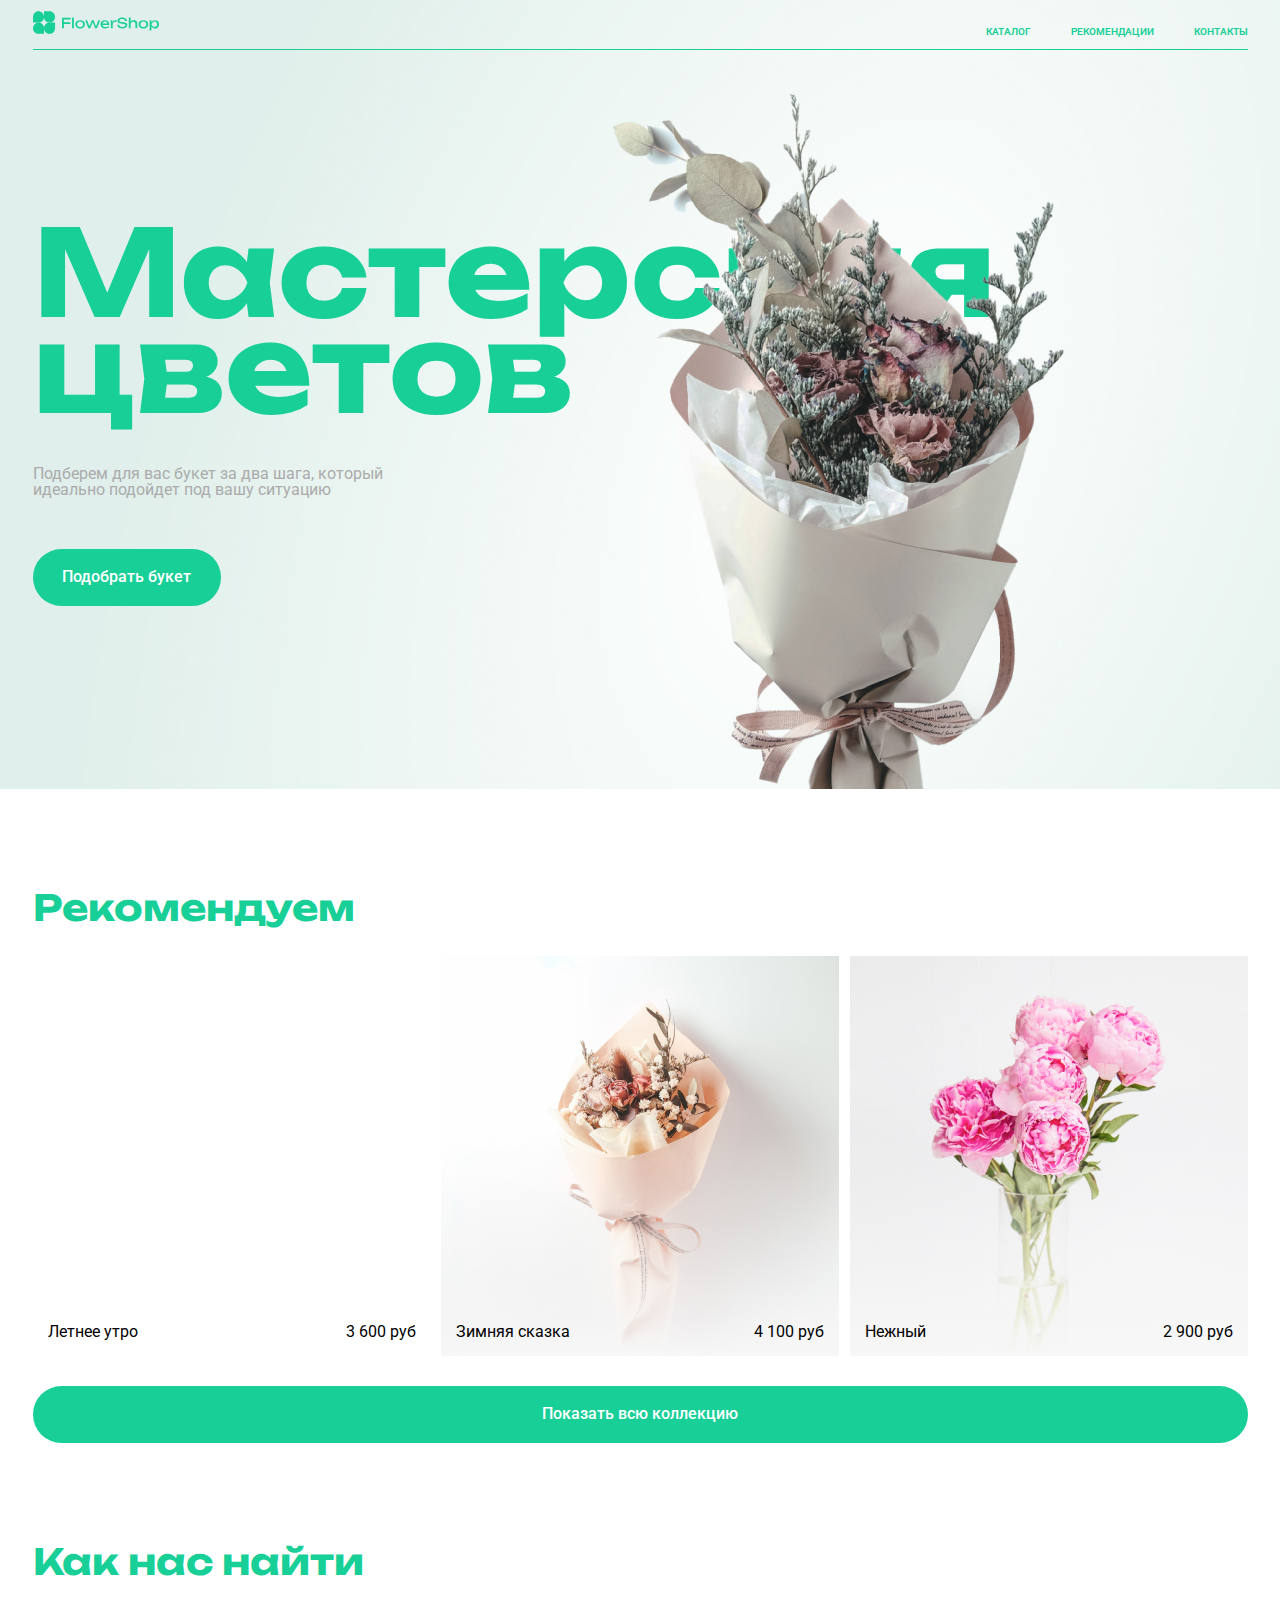
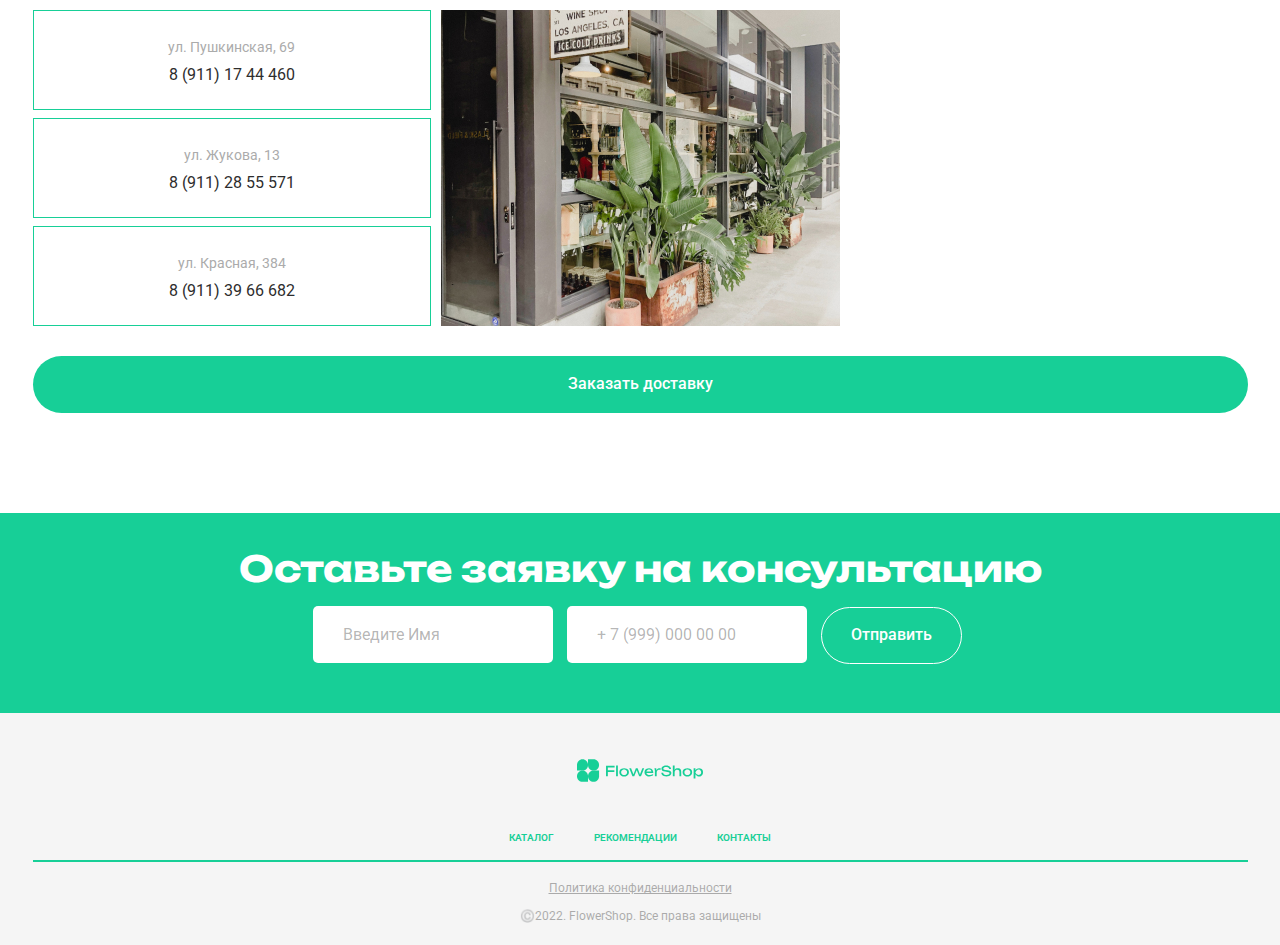
<file: static/index.html>
<!DOCTYPE html>
<html lang="en">
<head>
	<meta charset="UTF-8">
	<meta name="viewport" content="width=device-width, initial-scale=1.0">
	<title>Flower Shop</title>
	<link rel="preconnect" href="https://fonts.googleapis.com"><link rel="preconnect" href="https://fonts.gstatic.com" crossorigin><link href="https://fonts.googleapis.com/css2?family=Roboto:wght@400;700&family=Unbounded:wght@700&display=swap" rel="stylesheet">
	<link rel="stylesheet" href="css/main.css">	
</head>
<body>
	<div class="mainBg">
		<header id="header">
			<div class="container">
				<div class="header ficb">
					<a href="/"><img src="img/logo.svg" alt="logo" class="logo"></a>
					<nav>
						<ul class="menu ficc">
							<li class="menu__item"><a href="#" class="menu__item_link">Каталог</a></li>
							<li class="menu__item"><a href="#" class="menu__item_link">Рекомендации</a></li>
							<li class="menu__item"><a href="#" class="menu__item_link">Контакты</a></li>
						</ul>
					</nav>
				</div>
			</div>
		</header>
		<section id="banner">
			<div class="container">
				<div class="banner">
					<div class="banner__block">
						<h1 class="banner__title">Мастерская цветов</h1>
						<p class="banner__text">Подберем для вас букет за два шага, который идеально подойдет под вашу ситуацию</p>
						<button class="btn banner__btn">Подобрать букет</button>
					</div>
					<img src="img/bannerImg.png" alt="banner Img" class="banner__img">
				</div>
			</div>
		</section>
	</div>
	<section id="recommended">
		<div class="container">
			<div class="recommended p100">
				<div class="title">Рекомендуем</div>
				<div class="recommended__elems ficb">
					<div class="recommended__block recommended__block_first">
						<div class="recommended__block_elems ficb">
							<span class="recommended__block_intro">Летнее утро</span>
							<span class="recommended__block_price">3 600 руб</span>
						</div>
					</div>
					<div class="recommended__block recommended__block_sec">
						<div class="recommended__block_elems ficb">
							<span class="recommended__block_intro">Зимняя сказка</span>
							<span class="recommended__block_price">4 100 руб</span>
						</div>
					</div>
					<div class="recommended__block recommended__block_thr">
						<div class="recommended__block_elems ficb">
							<span class="recommended__block_intro">Нежный</span>
							<span class="recommended__block_price">2 900 руб</span>
						</div>
					</div>
				</div>
				<button class="btn recommended__btn">Показать всю коллекцию</button>
			</div>
		</div>
	</section>
	<section id="contacts">
		<div class="container">
			<div class="contacts">
				<div class="title">Как нас найти</div>
				<div class="contacts__elems ficb">
					<div class="contacts__block">
						<div class="contacts__block_item ficc">
							<div class="contacts__block_intro">ул. Пушкинская, 69</div>
							<a href="tel:89111744460" class="contacts__block_tel">8 (911) 17 44 460</a>
						</div>
						<div class="contacts__block_item ficc">
							<div class="contacts__block_intro">ул. Жукова, 13</div>
							<a href="tel:89112855571" class="contacts__block_tel">8 (911) 28 55 571</a>
						</div>
						<div class="contacts__block_item ficc">
							<div class="contacts__block_intro">ул. Красная, 384</div>
							<a href="tel:89113966682" class="contacts__block_tel">8 (911) 39 66 682</a>
						</div>
					</div>
					<img src="img/contactsImg.jpg" alt="contactsImg" class="contacts__img">
					<div class="contacts__map">
						<script type="text/javascript" charset="utf-8" async src="https://api-maps.yandex.ru/services/constructor/1.0/js/?um=constructor%3Af39d7a7f1829359b6ffe21ab6356fcaeace17d528d6522dba8772f885c8b1a7d&amp;width=398&amp;height=316&amp;lang=ru_RU&amp;scroll=true"></script>
					</div>					
				</div>
				<button class="btn contacts__btn">Заказать доставку</button>
			</div>
		</div>
	</section>
	<section id="consultation">
		<div class="container">
			<div class="consultation">
				<div class="title consultation__title">Оставьте заявку на консультацию</div>
				<form action="#" class="consultation__form">
					<input type="text" name="fname" class="consultation__form_input" placeholder="Введите Имя" required>
					<input type="text" name="tel" class="consultation__form_input" placeholder="+ 7 (999) 000 00 00" required>
					<button type="submit" class="consultation__form_btn">Отправить</button>
				</form>
			</div>
		</div>
	</section>
	<footer id="footer">
		<div class="container">
			<div class="footer">
				<a href="/"><img src="img/logo.svg" alt="logo" class="logo footer__logo"></a>
				<nav>
					<ul class="menu footer__menu ficc">
						<li class="menu__item"><a href="#" class="menu__item_link">Каталог</a></li>
						<li class="menu__item"><a href="#" class="menu__item_link">Рекомендации</a></li>
						<li class="menu__item"><a href="#" class="menu__item_link">Контакты</a></li>
					</ul>
				</nav>
				<hr class="line"></hr>
				<a href="#" class="footer__poli">Политика конфиденциальности</a>
				<p class="footer_cop">©️2022. FlowerShop. Все права защищены</p>
			</div>
		</div>
	</footer>
</body>
</html>
</file>
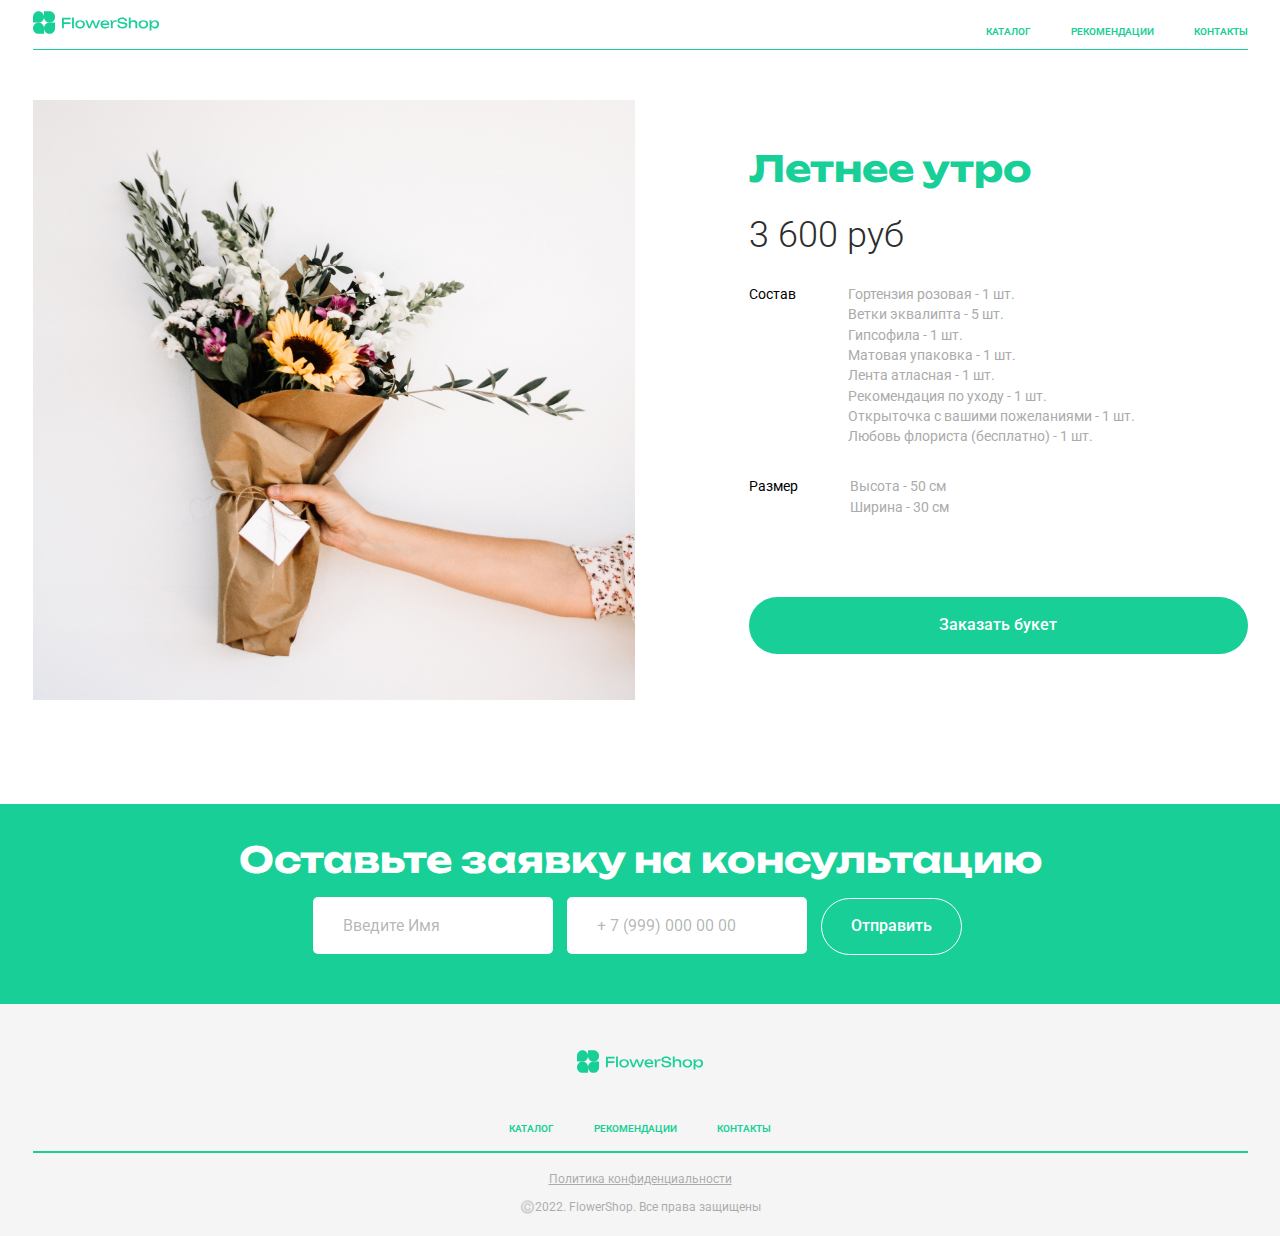
<file: static/card.html>
<!DOCTYPE html>
<html lang="en">
<head>
	<meta charset="UTF-8">
	<meta name="viewport" content="width=device-width, initial-scale=1.0">
	<title>Flower Shop</title>
	<link rel="preconnect" href="https://fonts.googleapis.com"><link rel="preconnect" href="https://fonts.gstatic.com" crossorigin><link href="https://fonts.googleapis.com/css2?family=Roboto:wght@300;400;700&family=Unbounded:wght@700&display=swap" rel="stylesheet">
	<link rel="stylesheet" href="css/main.css">	
</head>
<body>
	<header id="header">
		<div class="container">
			<div class="header ficb">
				<a href="/"><img src="img/logo.svg" alt="logo" class="logo"></a>
				<nav>
					<ul class="menu ficc">
						<li class="menu__item"><a href="#" class="menu__item_link">Каталог</a></li>
						<li class="menu__item"><a href="#" class="menu__item_link">Рекомендации</a></li>
						<li class="menu__item"><a href="#" class="menu__item_link">Контакты</a></li>
					</ul>
				</nav>
			</div>
		</div>
	</header>
	<section id="card">
		<div class="container">
			<div class="card ficb">
				<div class="card__block card__block_first">
					<img src="img/cardImg.jpg" alt="img" class="card__img">
				</div>
				<div class="card__block card__block_sec">
					<div class="title">Летнее утро</div>
					<div class="card__block_price">3 600 руб</div>
					<div class="card__elems ">
						<span class="card__elems_intro">Состав</span>
						<div class="card__items">
							<span class="card_items_intro">
								Гортензия розовая - 1 шт.
							</span>
							<span class="card_items_intro">
								Ветки эквалипта - 5 шт.
							</span>
							<span class="card_items_intro">
								Гипсофила - 1 шт.
							</span>
							<span class="card_items_intro">
								Матовая упаковка - 1 шт.
							</span>
							<span class="card_items_intro">
								Лента атласная - 1 шт.
							</span>
							<span class="card_items_intro">
								Рекомендация по уходу - 1 шт.
							</span>
							<span class="card_items_intro">
								Открыточка с вашими пожеланиями - 1 шт.
							</span>
							<span class="card_items_intro">
								Любовь флориста (бесплатно) - 1 шт.
							</span>
						</div>
					</div>
					<div class="card__elems ">
						<span class="card__elems_intro">Размер</span>
						<div class="card__items">
							<span class="card_items_intro">
								Высота - 50 см
							</span>
							<span class="card_items_intro">
								Ширина - 30 см
							</span>
						</div>
					</div>
					<button class="btn largeBtn card__btn">Заказать букет</button>
				</div>
			</div>
		</div>
	</section>
	<section id="consultation">
		<div class="container">
			<div class="consultation">
				<div class="title consultation__title">Оставьте заявку на консультацию</div>
				<form action="#" class="consultation__form">
					<input type="text" name="fname" class="consultation__form_input" placeholder="Введите Имя" required>
					<input type="text" name="tel" class="consultation__form_input" placeholder="+ 7 (999) 000 00 00" required>
					<button type="submit" class="consultation__form_btn">Отправить</button>
				</form>
			</div>
		</div>
	</section>
	<footer id="footer">
		<div class="container">
			<div class="footer">
				<a href="/"><img src="img/logo.svg" alt="logo" class="logo footer__logo"></a>
				<nav>
					<ul class="menu footer__menu ficc">
						<li class="menu__item"><a href="#" class="menu__item_link">Каталог</a></li>
						<li class="menu__item"><a href="#" class="menu__item_link">Рекомендации</a></li>
						<li class="menu__item"><a href="#" class="menu__item_link">Контакты</a></li>
					</ul>
				</nav>
				<hr class="line"></hr>
				<a href="#" class="footer__poli">Политика конфиденциальности</a>
				<p class="footer_cop">©️2022. FlowerShop. Все права защищены</p>
			</div>
		</div>
	</footer>
</body>
</html>
</file>
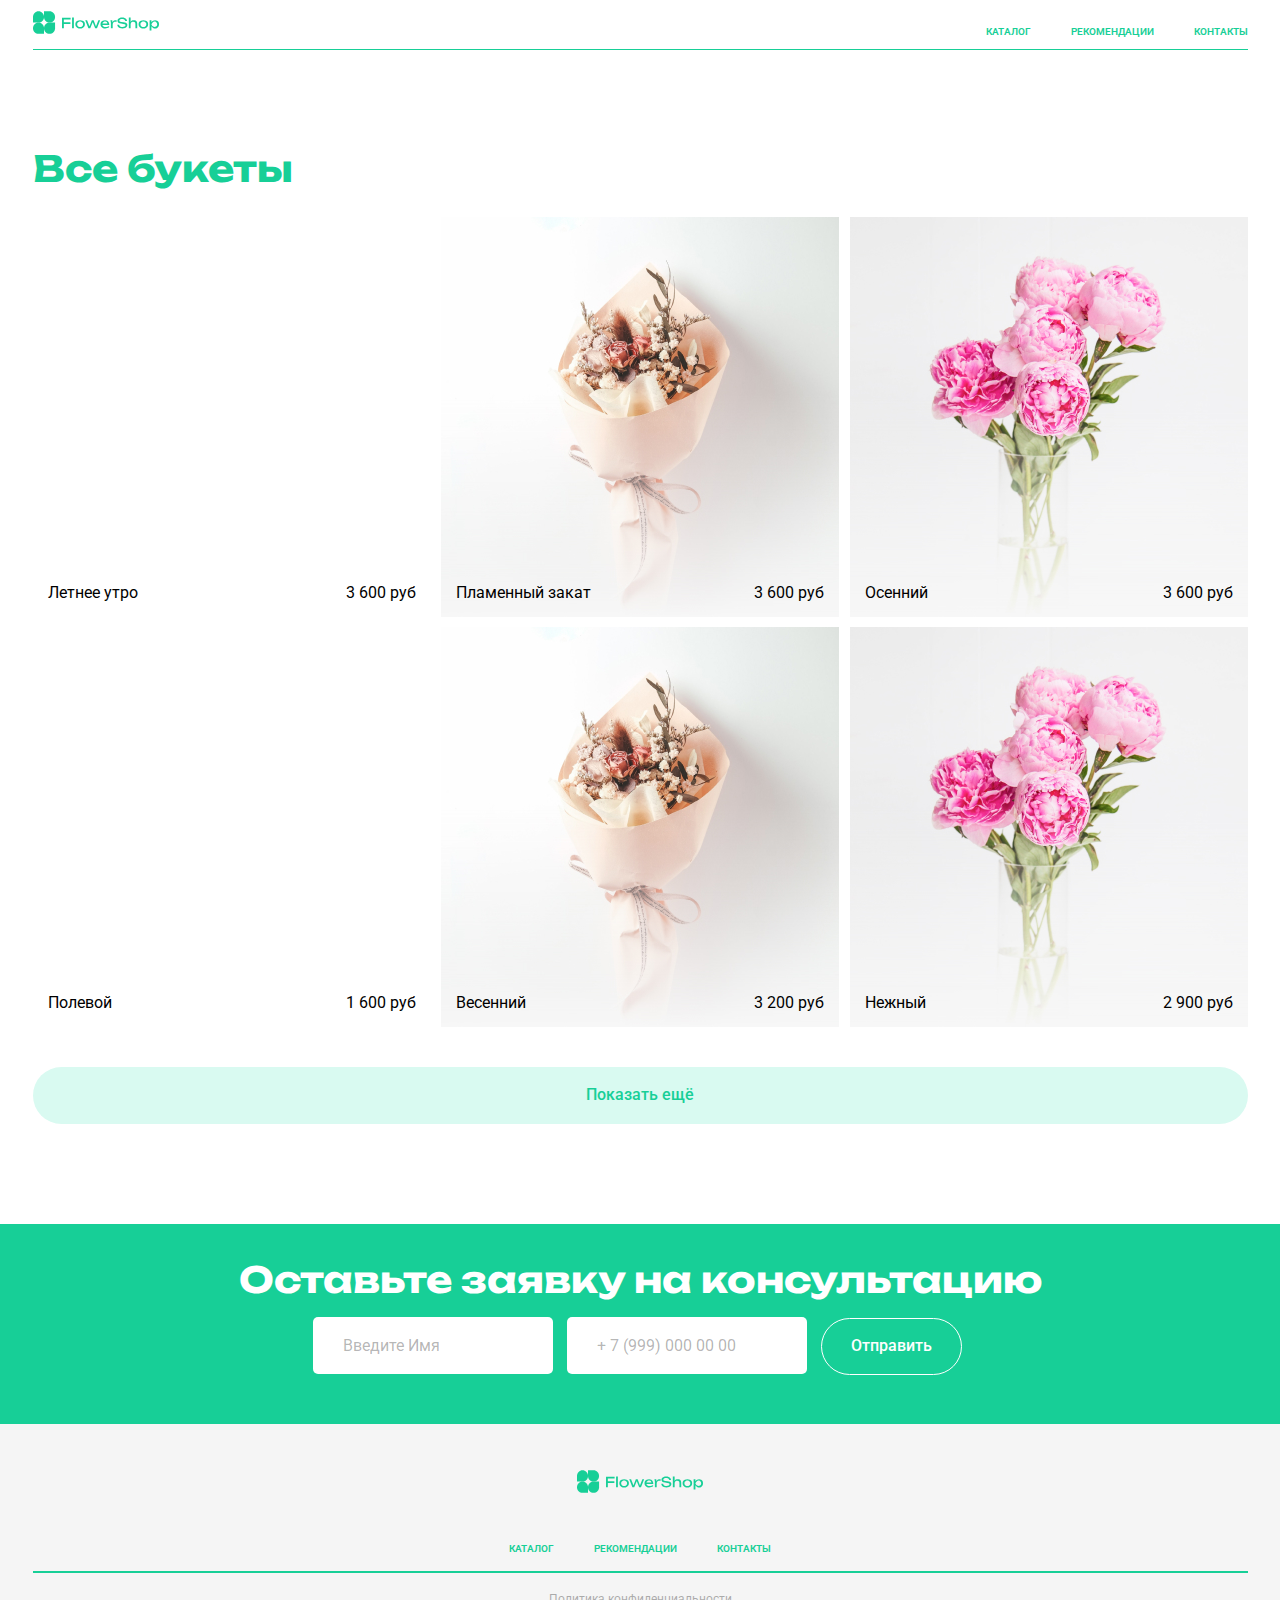
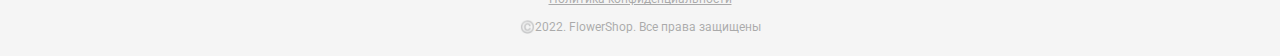
<file: static/catalog.html>
<!DOCTYPE html>
<html lang="en">
<head>
	<meta charset="UTF-8">
	<meta name="viewport" content="width=device-width, initial-scale=1.0">
	<title>Flower Shop</title>
	<link rel="preconnect" href="https://fonts.googleapis.com"><link rel="preconnect" href="https://fonts.gstatic.com" crossorigin><link href="https://fonts.googleapis.com/css2?family=Roboto:wght@400;700&family=Unbounded:wght@700&display=swap" rel="stylesheet">
	<link rel="stylesheet" href="css/main.css">	
</head>
<body>
	<header id="header">
		<div class="container">
			<div class="header ficb">
				<a href="/"><img src="img/logo.svg" alt="logo" class="logo"></a>
				<nav>
					<ul class="menu ficc">
						<li class="menu__item"><a href="#" class="menu__item_link">Каталог</a></li>
						<li class="menu__item"><a href="#" class="menu__item_link">Рекомендации</a></li>
						<li class="menu__item"><a href="#" class="menu__item_link">Контакты</a></li>
					</ul>
				</nav>
			</div>
		</div>
	</header>
	<section id="catalog">
		<div class="container p100">
			<div class="catalog">
				<div class="title">Все букеты</div>
				<div class="catalog__block">
					<div class="recommended__elems ficb recommended__elems_first">
						<div class="recommended__block recommended__block_first">
							<div class="recommended__block_elems ficb">
								<span class="recommended__block_intro">Летнее утро</span>
								<span class="recommended__block_price">3 600 руб</span>
							</div>
						</div>
						<div class="recommended__block recommended__block_sec">
							<div class="recommended__block_elems ficb">
								<span class="recommended__block_intro">Пламенный закат</span>
								<span class="recommended__block_price">3 600 руб</span>
							</div>
						</div>
						<div class="recommended__block recommended__block_thr">
							<div class="recommended__block_elems ficb">
								<span class="recommended__block_intro">Осенний</span>
								<span class="recommended__block_price">3 600 руб</span>
							</div>
						</div>
						

					</div>
					<div class="recommended__elems ficb recommended__elems_sec">
						<div class="recommended__block recommended__block_first">
							<div class="recommended__block_elems ficb">
								<span class="recommended__block_intro">Полевой</span>
								<span class="recommended__block_price">1 600 руб</span>
							</div>
						</div>
						<div class="recommended__block recommended__block_sec">
							<div class="recommended__block_elems ficb">
								<span class="recommended__block_intro">Весенний</span>
								<span class="recommended__block_price">3 200 руб</span>
							</div>
						</div>
						<div class="recommended__block recommended__block_thr">
							<div class="recommended__block_elems ficb">
								<span class="recommended__block_intro">Нежный</span>
								<span class="recommended__block_price">2 900 руб</span>
							</div>
						</div>
						
						
					</div>
					<button class="btn largeBtn catalog__btn">Показать ещё</button>
				</div>
			</div>
		</div>
	</section>
	<section id="consultation">
		<div class="container">
			<div class="consultation">
				<div class="title consultation__title">Оставьте заявку на консультацию</div>
				<form action="#" class="consultation__form">
					<input type="text" name="fname" class="consultation__form_input" placeholder="Введите Имя" required>
					<input type="text" name="tel" class="consultation__form_input" placeholder="+ 7 (999) 000 00 00" required>
					<button type="submit" class="consultation__form_btn">Отправить</button>
				</form>
			</div>
		</div>
	</section>
	<footer id="footer">
		<div class="container">
			<div class="footer">
				<a href="/"><img src="img/logo.svg" alt="logo" class="logo footer__logo"></a>
				<nav>
					<ul class="menu footer__menu ficc">
						<li class="menu__item"><a href="#" class="menu__item_link">Каталог</a></li>
						<li class="menu__item"><a href="#" class="menu__item_link">Рекомендации</a></li>
						<li class="menu__item"><a href="#" class="menu__item_link">Контакты</a></li>
					</ul>
				</nav>
				<hr class="line"></hr>
				<a href="#" class="footer__poli">Политика конфиденциальности</a>
				<p class="footer_cop">©️2022. FlowerShop. Все права защищены</p>
			</div>
		</div>
	</footer>
</body>
</html>
</file>
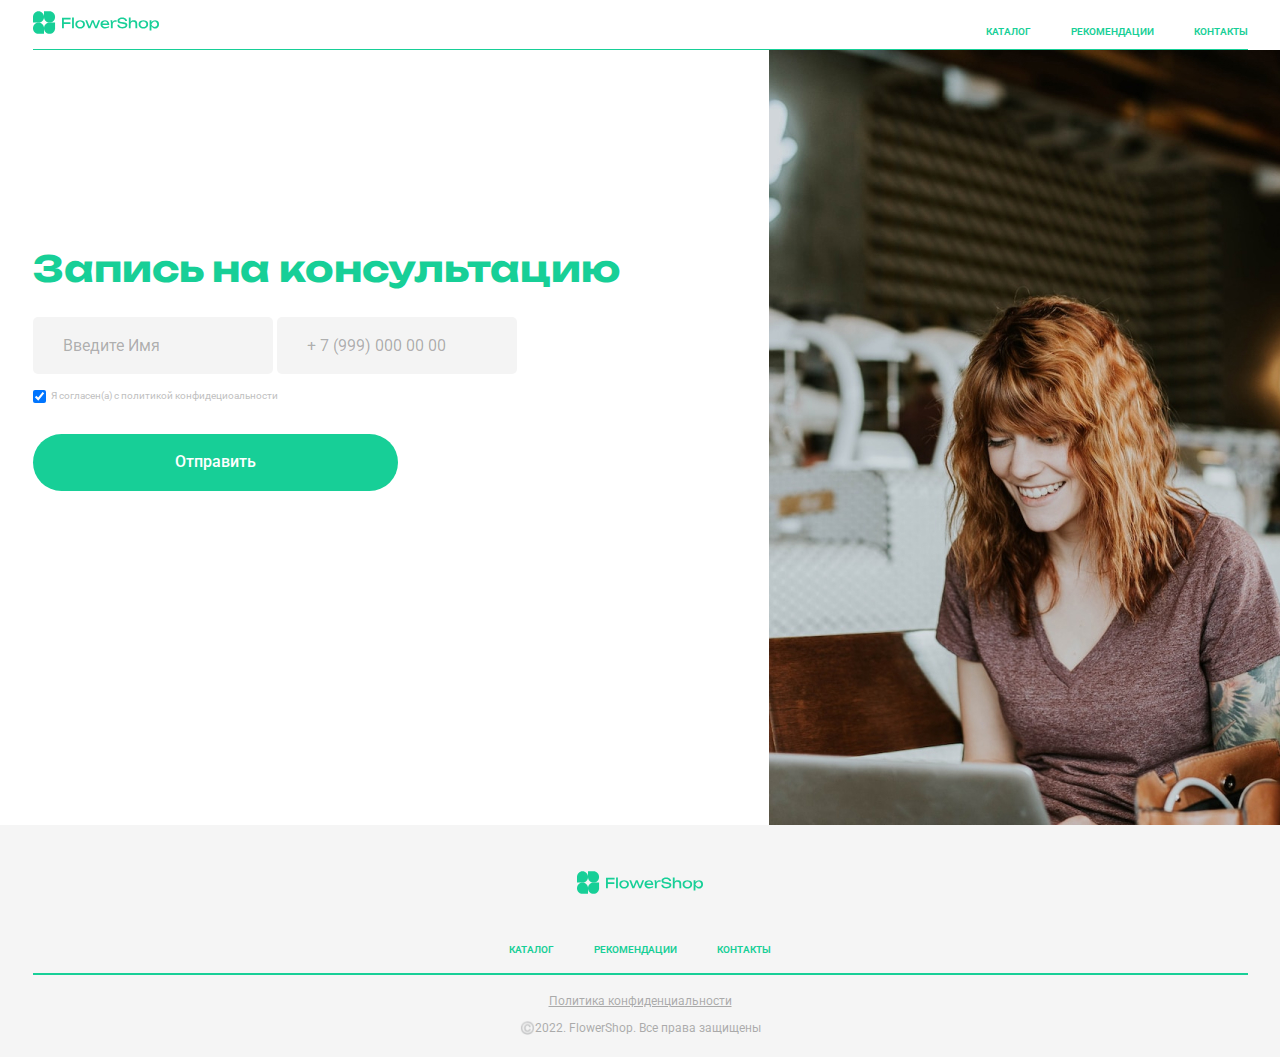
<file: static/consultation.html>
<!DOCTYPE html>
<html lang="en">
<head>
	<meta charset="UTF-8">
	<meta name="viewport" content="width=device-width, initial-scale=1.0">
	<title>Flower Shop</title>
	<link rel="preconnect" href="https://fonts.googleapis.com"><link rel="preconnect" href="https://fonts.gstatic.com" crossorigin><link href="https://fonts.googleapis.com/css2?family=Roboto:wght@300;400;700&family=Unbounded:wght@700&display=swap" rel="stylesheet">
	<link rel="stylesheet" href="css/main.css">	
</head>
<body>
	<header id="header">
		<div class="container">
			<div class="header ficb">
				<a href="/"><img src="img/logo.svg" alt="logo" class="logo"></a>
				<nav>
					<ul class="menu ficc">
						<li class="menu__item"><a href="#" class="menu__item_link">Каталог</a></li>
						<li class="menu__item"><a href="#" class="menu__item_link">Рекомендации</a></li>
						<li class="menu__item"><a href="#" class="menu__item_link">Контакты</a></li>
					</ul>
				</nav>
			</div>
		</div>
	</header>
	<section id="singUpConsultation">
		<div class="container">
			<div class="singUpConsultation">
				<form action="#" class="singUpConsultation__form">
					<div class="title">Запись на консультацию</div>		
					<input type="text" name="fname" class="order__form_input" placeholder="Введите Имя" required>
					<input type="text" name="tel" class="order__form_input" placeholder="+ 7 (999) 000 00 00" required>
					<div class="chekbox fic">
						<input type="checkbox" class="singUpConsultation__ckekbox" checked required>
						<span class="chekbox__intro">Я согласен(а) с политикой конфидециоальности</span>
					</div>
					<button class="btn singUpConsultation__form_btn">Отправить</button>	
				</form>
				<div class="blockImgHiden"></div>
			</div>
		</div>
		<img src="img/singUpConsultationImg.jpg" alt="singUpConsultationImg" class="singUpConsultation__img">
	</section>
	<footer id="footer">
		<div class="container">
			<div class="footer">
				<a href="/"><img src="img/logo.svg" alt="logo" class="logo footer__logo"></a>
				<nav>
					<ul class="menu footer__menu ficc">
						<li class="menu__item"><a href="#" class="menu__item_link">Каталог</a></li>
						<li class="menu__item"><a href="#" class="menu__item_link">Рекомендации</a></li>
						<li class="menu__item"><a href="#" class="menu__item_link">Контакты</a></li>
					</ul>
				</nav>
				<hr class="line"></hr>
				<a href="#" class="footer__poli">Политика конфиденциальности</a>
				<p class="footer_cop">©️2022. FlowerShop. Все права защищены</p>
			</div>
		</div>
	</footer>
</body>
</html>
</file>
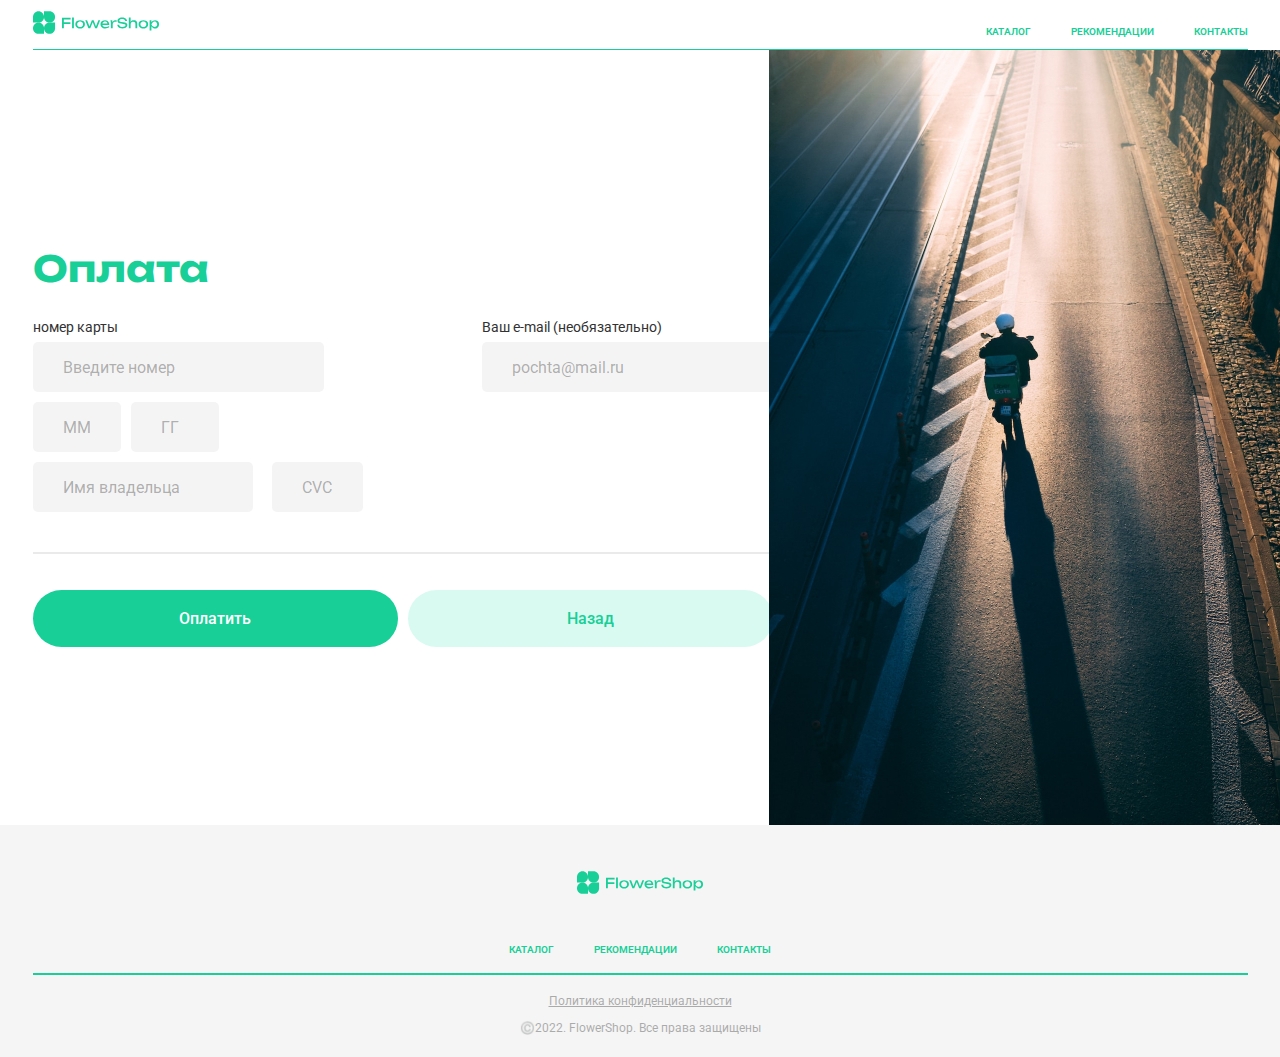
<file: static/order-step.html>
<!DOCTYPE html>
<html lang="en">
<head>
	<meta charset="UTF-8">
	<meta name="viewport" content="width=device-width, initial-scale=1.0">
	<title>Flower Shop</title>
	<link rel="preconnect" href="https://fonts.googleapis.com"><link rel="preconnect" href="https://fonts.gstatic.com" crossorigin><link href="https://fonts.googleapis.com/css2?family=Roboto:wght@300;400;700&family=Unbounded:wght@700&display=swap" rel="stylesheet">
	<link rel="stylesheet" href="css/main.css">	
</head>
<body>
	<header id="header">
		<div class="container">
			<div class="header ficb">
				<a href="/"><img src="img/logo.svg" alt="logo" class="logo"></a>
				<nav>
					<ul class="menu ficc">
						<li class="menu__item"><a href="#" class="menu__item_link">Каталог</a></li>
						<li class="menu__item"><a href="#" class="menu__item_link">Рекомендации</a></li>
						<li class="menu__item"><a href="#" class="menu__item_link">Контакты</a></li>
					</ul>
				</nav>
			</div>
		</div>
	</header>
	<section id="orderStep">
		<div class="container">
			<div class="order orderStep">
				<div class="order__block">
					<div class="order_items">
						<div class="title">Оплата</div>
						<form action="#" class="order__form orderStep_form">
							<div class="order__form_block">
								<div class="order__form_items">
									<div class="order__form_intro">номер карты</div>
									<input type="text" name="cardNum" class="order__form_input orderStep_form_input" placeholder="Введите номер" required>
									<div class="order__form_item fic">
										<input type="text" name="cardMm" class="order__form_input orderStep_form_input" placeholder="ММ" required>
										<input type="text" name="cardGg" class="order__form_input orderStep_form_input" placeholder="ГГ" required>
									</div>
									
									<input type="text" name="cardFname" class="order__form_input orderStep_form_input" placeholder="Имя владельца" required>
									<input type="text" name="cardCvc" class="order__form_input orderStep_form_input" placeholder="CVC" required>
								</div>
								<div class="order__form_items">
									<div class="order__form_intro">Ваш e-mail (необязательно)</div>
									<input type="email" name="mail" class="order__form_input orderStep_form_input" placeholder="pochta@mail.ru">
								</div>
							</div>
							<div class="order__form_line"></div>
							<div class="order__form_btns ficb">
								<button class="btn order__form_pay">Оплатить</button>
								<button class="btn order__form_btn">Назад</button>
							</div>
						</form>
					</div>
					<!-- <div class="blockImgHiden"></div> -->
				</div>
			</div>
		</div>
		<img src="img/orderImg.jpg" alt="orderImg" class="order__img">
	</section>
	<footer id="footer">
		<div class="container">
			<div class="footer">
				<a href="/"><img src="img/logo.svg" alt="logo" class="logo footer__logo"></a>
				<nav>
					<ul class="menu footer__menu ficc">
						<li class="menu__item"><a href="#" class="menu__item_link">Каталог</a></li>
						<li class="menu__item"><a href="#" class="menu__item_link">Рекомендации</a></li>
						<li class="menu__item"><a href="#" class="menu__item_link">Контакты</a></li>
					</ul>
				</nav>
				<hr class="line"></hr>
				<a href="#" class="footer__poli">Политика конфиденциальности</a>
				<p class="footer_cop">©️2022. FlowerShop. Все права защищены</p>
			</div>
		</div>
	</footer>
</body>
</html>
</file>
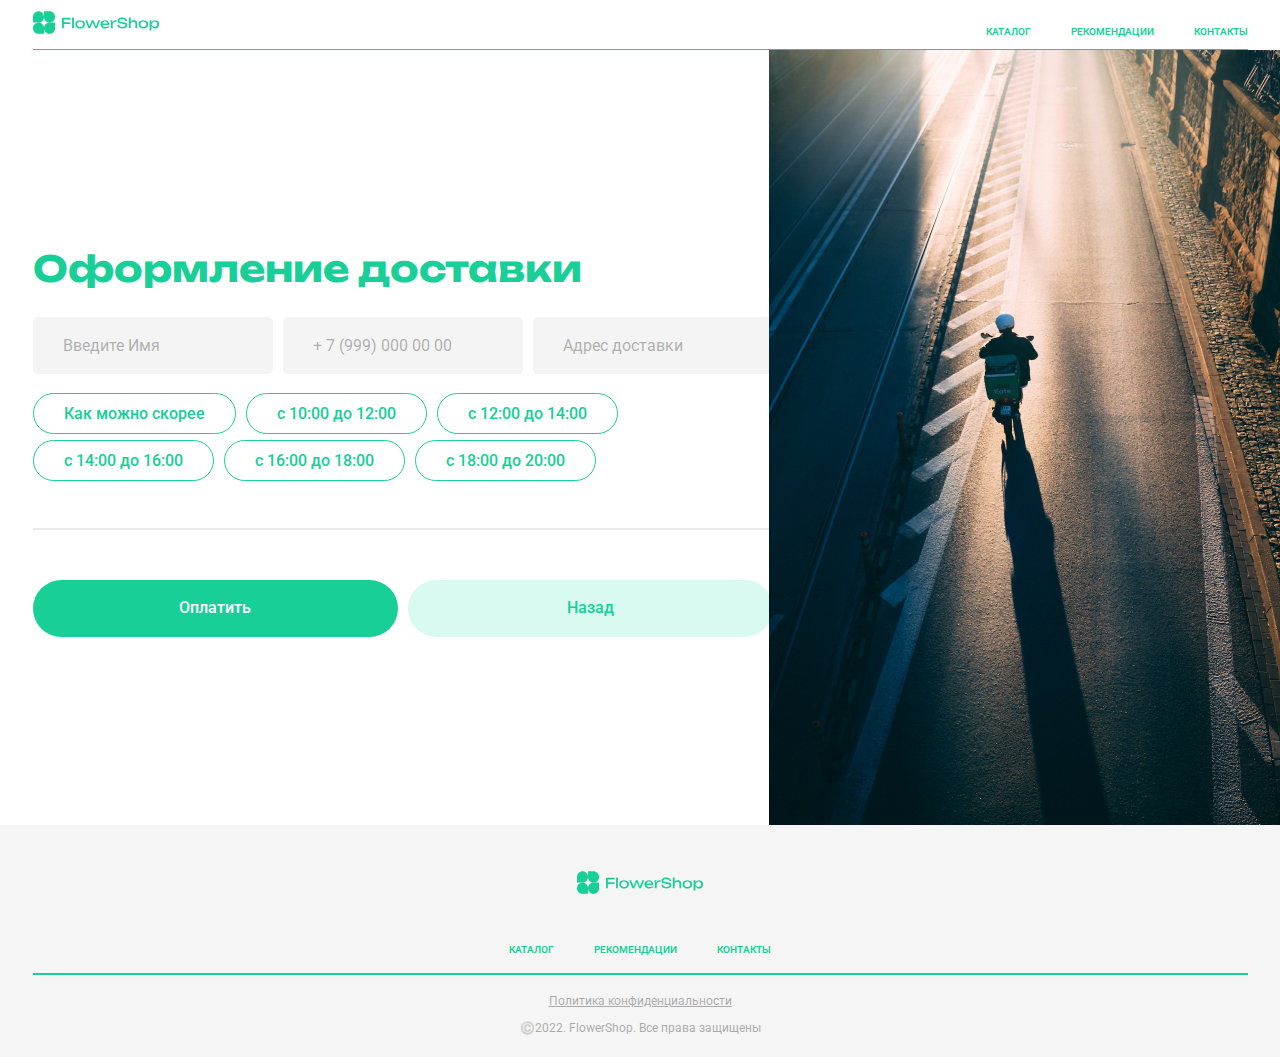
<file: static/order.html>
<!DOCTYPE html>
<html lang="en">
<head>
	<meta charset="UTF-8">
	<meta name="viewport" content="width=device-width, initial-scale=1.0">
	<title>Flower Shop</title>
	<link rel="preconnect" href="https://fonts.googleapis.com"><link rel="preconnect" href="https://fonts.gstatic.com" crossorigin><link href="https://fonts.googleapis.com/css2?family=Roboto:wght@300;400;700&family=Unbounded:wght@700&display=swap" rel="stylesheet">
	<link rel="stylesheet" href="css/main.css">	
</head>
<body>
	<header id="header">
		<div class="container">
			<div class="header ficb">
				<a href="/"><img src="img/logo.svg" alt="logo" class="logo"></a>
				<nav>
					<ul class="menu ficc">
						<li class="menu__item"><a href="#" class="menu__item_link">Каталог</a></li>
						<li class="menu__item"><a href="#" class="menu__item_link">Рекомендации</a></li>
						<li class="menu__item"><a href="#" class="menu__item_link">Контакты</a></li>
					</ul>
				</nav>
			</div>
		</div>
	</header>
	<section id="order">
		<div class="container">
			<div class="order">
				<div class="order__block">
					<div class="order_items">
						<div class="title">Оформление доставки</div>
						<form action="#" class="order__form">
							<div class="order__form_block ficb">
								<input type="text" name="fname" class="order__form_input" placeholder="Введите Имя" required>
								<input type="text" name="tel" class="order__form_input" placeholder="+ 7 (999) 000 00 00" required>
								<input type="text" name="adres" class="order__form_input" placeholder="Адрес доставки" required>
							</div>
							<div class="order__form_btns fic">
								<div class="order__form_radioBlock ">
									<input type="radio" name="orderTime" id="radio1" value="Как можно скорее" class="order__form_radio" />
									<label for="radio1" class="radioLable">Как можно скорее</label>
								</div>
								<div class="order__form_radioBlock">
									<input type="radio" name="orderTime" id="radio2" value="с 10:00 до 12:00" class="order__form_radio" />
									<label for="radio2" class="radioLable">с 10:00 до 12:00</label>
								</div>
								<div class="order__form_radioBlock">
									<input type="radio" name="orderTime" id="radio3" value="с 12:00 до 14:00" class="order__form_radio" />
									<label for="radio3" class="radioLable">с 12:00 до 14:00</label>
								</div>
								<div class="order__form_radioBlock">
									<input type="radio" name="orderTime" id="radio4" value="с 14:00 до 16:00" class="order__form_radio" />
									<label for="radio4" class="radioLable">с 14:00 до 16:00</label>
								</div>
								<div class="order__form_radioBlock">
									<input type="radio" name="orderTime" id="radio5" value="с 16:00 до 18:00" class="order__form_radio" />
									<label for="radio5" class="radioLable">с 16:00 до 18:00</label>
								</div>
								<div class="order__form_radioBlock">
									<input type="radio" name="orderTime" id="radio6" value="с 18:00 до 20:00" class="order__form_radio" />
									<label for="radio6" class="radioLable">с 18:00 до 20:00</label>
								</div>
								
							</div>
							<div class="order__form_line"></div>
							<div class="order__form_btns ficb">
								<button class="btn order__form_pay">Оплатить</button>
								<button class="btn order__form_btn">Назад</button>
							</div>
						</form>
					</div>
					
				</div>
			</div>
		</div>
		<img src="img/orderImg.jpg" alt="orderImg" class="order__img">
	</section>
	<footer id="footer">
		<div class="container">
			<div class="footer">
				<a href="/"><img src="img/logo.svg" alt="logo" class="logo footer__logo"></a>
				<nav>
					<ul class="menu footer__menu ficc">
						<li class="menu__item"><a href="#" class="menu__item_link">Каталог</a></li>
						<li class="menu__item"><a href="#" class="menu__item_link">Рекомендации</a></li>
						<li class="menu__item"><a href="#" class="menu__item_link">Контакты</a></li>
					</ul>
				</nav>
				<hr class="line"></hr>
				<a href="#" class="footer__poli">Политика конфиденциальности</a>
				<p class="footer_cop">©️2022. FlowerShop. Все права защищены</p>
			</div>
		</div>
	</footer>
	<script>
		document.querySelector('input[type=radio]').onclick = function(e) {
			// e.preventDefault()
			// console.log(e.target)
			console.log(e.target.value)
		}
	</script>
</body>
</html>
</file>
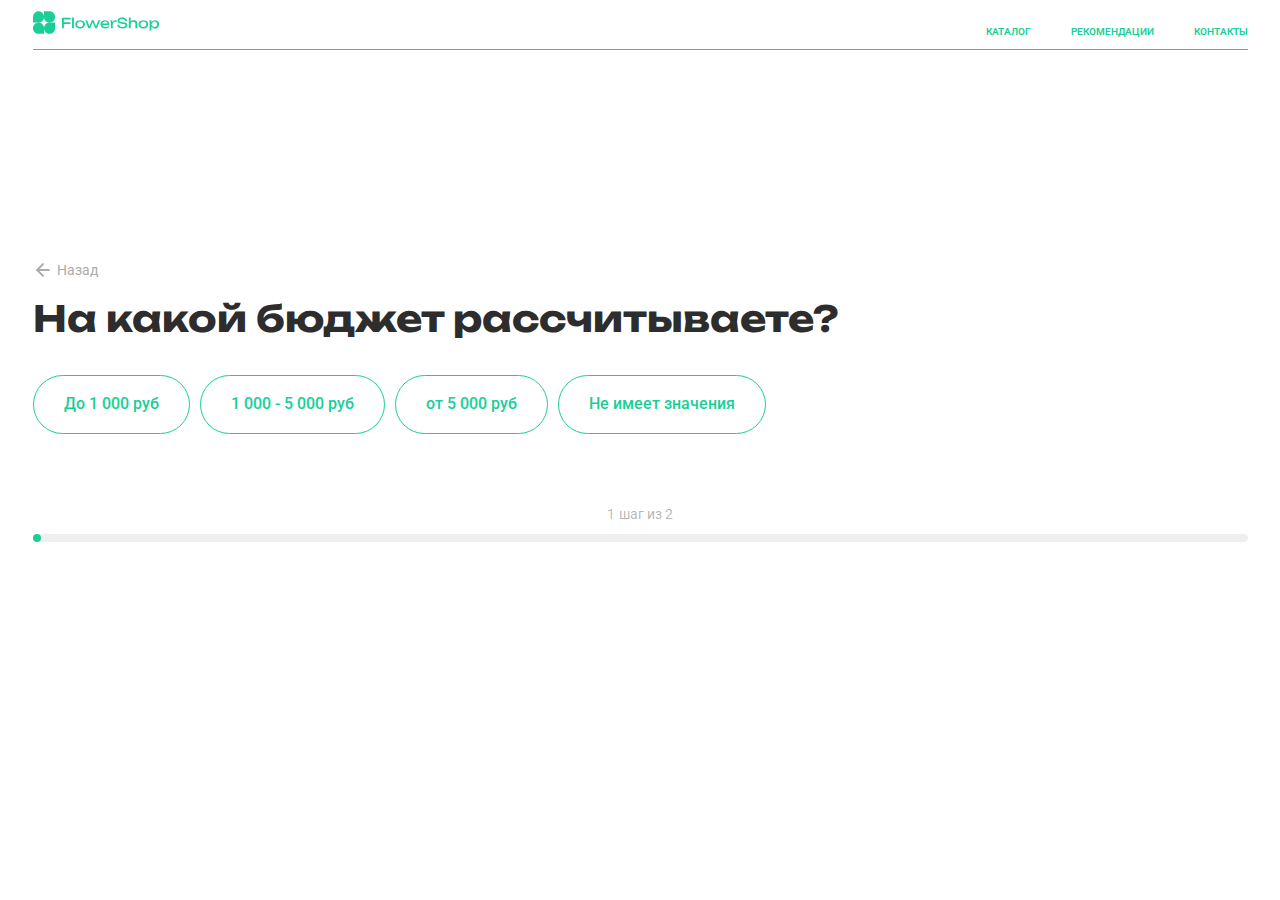
<file: static/quiz-step.html>
<!DOCTYPE html>
<html lang="en">
<head>
	<meta charset="UTF-8">
	<meta name="viewport" content="width=device-width, initial-scale=1.0">
	<title>Flower Shop</title>
	<link rel="preconnect" href="https://fonts.googleapis.com"><link rel="preconnect" href="https://fonts.gstatic.com" crossorigin><link href="https://fonts.googleapis.com/css2?family=Roboto:wght@300;400;700&family=Unbounded:wght@700&display=swap" rel="stylesheet">
	<link rel="stylesheet" href="css/main.css">	
</head>
<body>
	<header id="header">
		<div class="container">
			<div class="header ficb">
				<a href="/"><img src="img/logo.svg" alt="logo" class="logo"></a>
				<nav>
					<ul class="menu ficc">
						<li class="menu__item"><a href="#" class="menu__item_link">Каталог</a></li>
						<li class="menu__item"><a href="#" class="menu__item_link">Рекомендации</a></li>
						<li class="menu__item"><a href="#" class="menu__item_link">Контакты</a></li>
					</ul>
				</nav>
			</div>
		</div>
	</header>
	<section id="quiz">
		<div class="container">
			<div class="quiz">
				<div class="quiz__back ">
					<a href="#" class="quiz__back_link fic"><img src="img/arrow-left.svg" alt="arrow-left" class="arrowLeft">
					<span class="quiz__back_intro">Назад</span></a>
				</div>
				<div class="quiz__block">
					<h1 class="quiz__title">На какой бюджет рассчитываете?</h1>
					<div class="quiz__elems fic">
						<button class="quiz__elem">До 1 000 руб</button>
						<button class="quiz__elem">1 000 - 5 000 руб</button>
						<button class="quiz__elem">от 5 000 руб</button>
						<button class="quiz__elem">Не имеет значения</button>
					</div>
					<div class="quiz__progress">
						<div class="quiz__progress_step">
							<span class="quiz__progress_num">1</span>
							<span class="quiz__progress_in"> шаг из </span>
							<span class="quiz__progress_num">2</span>
						</div>
						<div class="quiz__progress_line">
							<div class="quiz__progress_lineActive"></div>
						</div>
					</div>
				</div>
				
			</div>
		</div>
	</section>
</body>
</html>
</file>
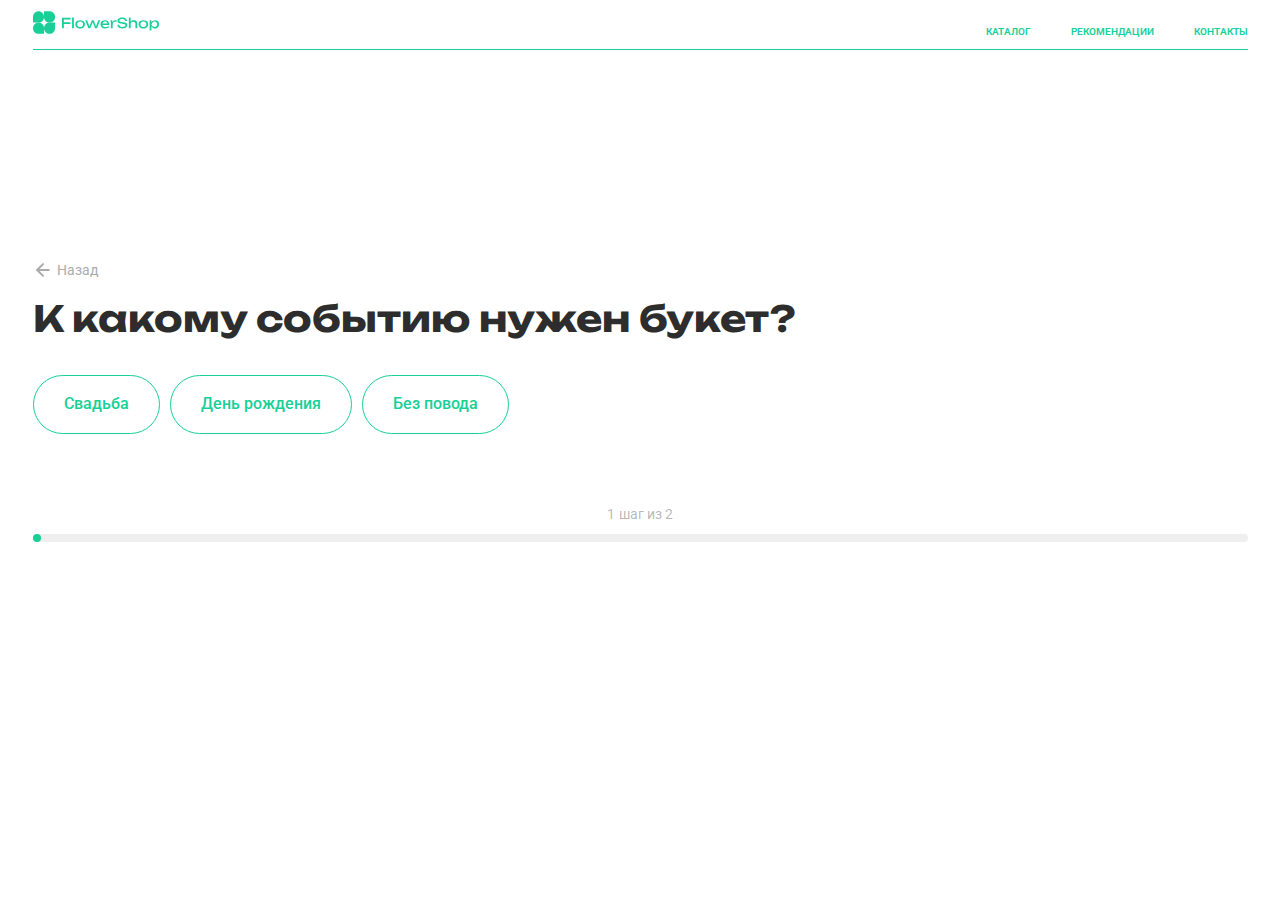
<file: static/quiz.html>
<!DOCTYPE html>
<html lang="en">
<head>
	<meta charset="UTF-8">
	<meta name="viewport" content="width=device-width, initial-scale=1.0">
	<title>Flower Shop</title>
	<link rel="preconnect" href="https://fonts.googleapis.com"><link rel="preconnect" href="https://fonts.gstatic.com" crossorigin><link href="https://fonts.googleapis.com/css2?family=Roboto:wght@300;400;700&family=Unbounded:wght@700&display=swap" rel="stylesheet">
	<link rel="stylesheet" href="css/main.css">	
</head>
<body>
	<header id="header">
		<div class="container">
			<div class="header ficb">
				<a href="/"><img src="img/logo.svg" alt="logo" class="logo"></a>
				<nav>
					<ul class="menu ficc">
						<li class="menu__item"><a href="#" class="menu__item_link">Каталог</a></li>
						<li class="menu__item"><a href="#" class="menu__item_link">Рекомендации</a></li>
						<li class="menu__item"><a href="#" class="menu__item_link">Контакты</a></li>
					</ul>
				</nav>
			</div>
		</div>
	</header>
	<section id="quiz">
		<div class="container">
			<div class="quiz">
				<div class="quiz__back ">
					<a href="#" class="quiz__back_link fic"><img src="img/arrow-left.svg" alt="arrow-left" class="arrowLeft">
					<span class="quiz__back_intro">Назад</span></a>
				</div>
				<div class="quiz__block">
					<h1 class="quiz__title">К какому событию нужен букет?</h1>
					<div class="quiz__elems fic">
						<button class="quiz__elem">Свадьба</button>
						<button class="quiz__elem">День рождения</button>
						<button class="quiz__elem">Без повода</button>
					</div>
					<div class="quiz__progress">
						<div class="quiz__progress_step">
							<span class="quiz__progress_num">1</span>
							<span class="quiz__progress_in"> шаг из </span>
							<span class="quiz__progress_num">2</span>
						</div>
						<div class="quiz__progress_line">
							<div class="quiz__progress_lineActive"></div>
						</div>
					</div>
				</div>
				
			</div>
		</div>
	</section>
</body>
</html>
</file>
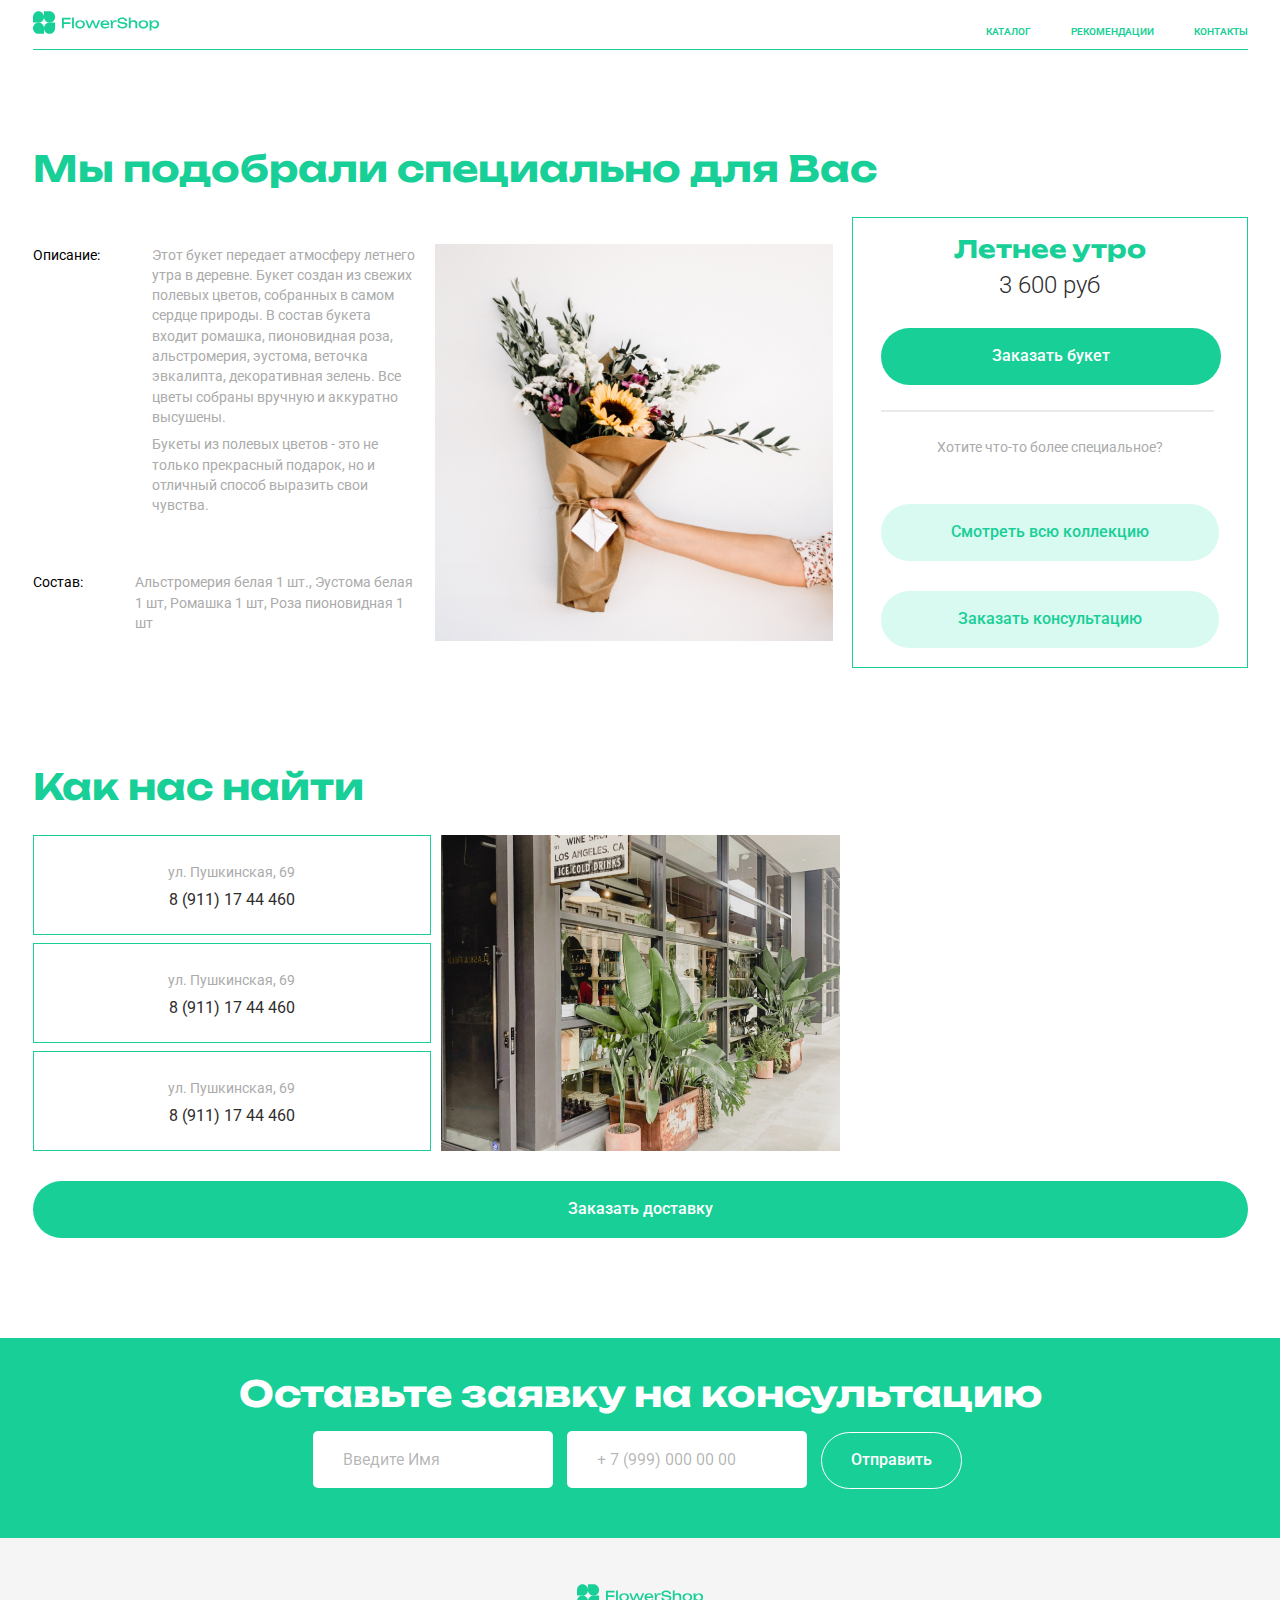
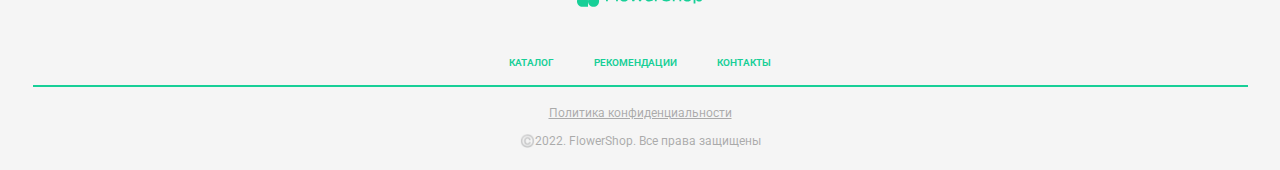
<file: static/result.html>
<!DOCTYPE html>
<html lang="en">
<head>
	<meta charset="UTF-8">
	<meta name="viewport" content="width=device-width, initial-scale=1.0">
	<title>Flower Shop</title>
	<link rel="preconnect" href="https://fonts.googleapis.com"><link rel="preconnect" href="https://fonts.gstatic.com" crossorigin><link href="https://fonts.googleapis.com/css2?family=Roboto:wght@400;700&family=Unbounded:wght@700&display=swap" rel="stylesheet">
	<link rel="stylesheet" href="css/main.css">	
</head>
<body>
	<header id="header">
		<div class="container">
			<div class="header ficb">
				<a href="/"><img src="img/logo.svg" alt="logo" class="logo"></a>
				<nav>
					<ul class="menu ficc">
						<li class="menu__item"><a href="#" class="menu__item_link">Каталог</a></li>
						<li class="menu__item"><a href="#" class="menu__item_link">Рекомендации</a></li>
						<li class="menu__item"><a href="#" class="menu__item_link">Контакты</a></li>
					</ul>
				</nav>
			</div>
		</div>
	</header>
	<section id="result">
		<div class="container">
			<div class="result p100">
				<div class="title">Мы подобрали специально для Вас</div>
				<div class="result__block ficb">
					<div class="result__elems">
						<div class="card__elems ">
							<span class="card__elems_intro">Описание:</span>
							<div class="card__items">
								<p class="card__items_text card__items_text__first">
									Этот букет передает атмосферу летнего утра в деревне. Букет создан из свежих полевых цветов, собранных в самом сердце природы. В состав букета входит ромашка, пионовидная роза, альстромерия, эустома, веточка эвкалипта, декоративная зелень. Все цветы собраны вручную и аккуратно высушены. 
								</p>
								<p class="card__items_text">
									Букеты из полевых цветов - это не только прекрасный подарок, но и отличный способ выразить свои чувства.
								</p>
							</div>
						</div>
						<div class="card__elems ">
							<span class="card__elems_intro">Состав:</span>
							<div class="card__items">
								<p class="card__items_text card__items_text__first">
									Альстромерия белая 1 шт., Эустома белая 1 шт, Ромашка 1 шт, Роза пионовидная 1 шт 
								</p>
								
							</div>
						</div>
					</div>
					<img src="img/cardImg.jpg" alt="result Img" class="result__block_img">
					<div class="result__items">
						<div class="title result__items_title">Летнее утро</div>
						<div class="result__items_price">3 600 руб</div>
						<button class="btn result__items_btn">Заказать букет</button>
						<hr class="result__items_line" />
						<div class="result__items_intro">Хотите что-то более специальное?</div>
						<div class="result__items_block">
							<button class="btn largeBtn result__items_block__btn">Смотреть всю коллекцию</button>
							<button class="btn largeBtn result__items_block__btn">Заказать консультацию</button>
						</div>
					</div>
				</div>	
			</div>
		</div>
	</section>
	<section id="contacts">
		<div class="container">
			<div class="contacts">
				<div class="title">Как нас найти</div>
				<div class="contacts__elems ficb">
					<div class="contacts__block">
						<div class="contacts__block_item ficc">
							<div class="contacts__block_intro">ул. Пушкинская, 69</div>
							<a href="tel:89111744460" class="contacts__block_tel">8 (911) 17 44 460</a>
						</div>
						<div class="contacts__block_item ficc">
							<div class="contacts__block_intro">ул. Пушкинская, 69</div>
							<a href="tel:89111744460" class="contacts__block_tel">8 (911) 17 44 460</a>
						</div>
						<div class="contacts__block_item ficc">
							<div class="contacts__block_intro">ул. Пушкинская, 69</div>
							<a href="tel:89111744460" class="contacts__block_tel">8 (911) 17 44 460</a>
						</div>
					</div>
					<img src="img/contactsImg.jpg" alt="contactsImg" class="contacts__img">
					<div class="contacts__map">
						<script type="text/javascript" charset="utf-8" async src="https://api-maps.yandex.ru/services/constructor/1.0/js/?um=constructor%3Af39d7a7f1829359b6ffe21ab6356fcaeace17d528d6522dba8772f885c8b1a7d&amp;width=398&amp;height=316&amp;lang=ru_RU&amp;scroll=true"></script>
					</div>					
				</div>
				<button class="btn contacts__btn">Заказать доставку</button>
			</div>
		</div>
	</section>
	<section id="consultation">
		<div class="container">
			<div class="consultation">
				<div class="title consultation__title">Оставьте заявку на консультацию</div>
				<form action="#" class="consultation__form">
					<input type="text" name="fname" class="consultation__form_input" placeholder="Введите Имя" required>
					<input type="text" name="tel" class="consultation__form_input" placeholder="+ 7 (999) 000 00 00" required>
					<button type="submit" class="consultation__form_btn">Отправить</button>
				</form>
			</div>
		</div>
	</section>
	<footer id="footer">
		<div class="container">
			<div class="footer">
				<a href="/"><img src="img/logo.svg" alt="logo" class="logo footer__logo"></a>
				<nav>
					<ul class="menu footer__menu ficc">
						<li class="menu__item"><a href="#" class="menu__item_link">Каталог</a></li>
						<li class="menu__item"><a href="#" class="menu__item_link">Рекомендации</a></li>
						<li class="menu__item"><a href="#" class="menu__item_link">Контакты</a></li>
					</ul>
				</nav>
				<hr class="line"></hr>
				<a href="#" class="footer__poli">Политика конфиденциальности</a>
				<p class="footer_cop">©️2022. FlowerShop. Все права защищены</p>
			</div>
		</div>
	</footer>
</body>
</html>
</file>
<file: static/css/main.css>
/*@font-face {
    font-family: 'Unbounded';
    src: local('Unbounded Bold'), local('Unbounded-Bold'),
        url('font/Unbounded-Bold.woff2') format('woff2'),
        url('font/Unbounded-Bold.woff') format('woff'),
        url('font/Unbounded-Bold.ttf') format('truetype');
    font-weight: 700;
    font-style: normal;
}*/
* {
	margin: 0;
	padding: 0;
	box-sizing: border-box;
	font-family: 'Roboto', sans-serif;
}

img {
	max-width: 100%;
}
a, button {
	cursor: pointer;
	transition: all .2s ease;

}
input::placeholder {
	color: rgba(0, 0, 0, .3);
}


.container {
	max-width: 1215px;
	width: 100%;
	margin: 0 auto;
}
.title {
	font-family: 'Unbounded' , sans-serif;
	font-style: normal;
	font-weight: 700;
	font-size: 36px;
	line-height: 103.52%;
	color: #17CF97;
	margin-bottom: 30px;
}
.btn {
	background: #17CF97;
	border-radius: 40px;
	font-weight: 500;
	font-size: 16px;
	line-height: 103.52%;
	color: #FFFFFF;
	border: none;
	cursor: pointer;
}
.btn:hover {
	background: #14A87B;
}
.largeBtn {
	width: 100%;
	height: 57px;
	background: #D9FAF1;
	color: #17CF97;
	margin-top: 30px;
}
.largeBtn:hover {
	background: #17CF97;
	color: #FFFFFF;
}
.fic {
	display: flex;
	align-items: center;
}
.ficb {
	display: flex;
	align-items: center;
	justify-content: space-between;
}
.ficc {
	display: flex;
	align-items: center;
	justify-content: center;
}
.p100 {
	padding: 100px 0;
}

.mainBg {
	background: url('../img/mainBg.jpg') no-repeat;
	background-size: cover;
	position: relative;
}
#header {
	padding-top: 11px;
}
.header {
	border-bottom: 1px solid #17CF97;
}
.header .logo {
	padding-bottom: 11px;
}
.menu__item {
	margin-right: 40px;
	list-style: none;
}
.menu__item:last-child {
	margin-right: 0;
}
.menu__item_link {
	font-weight: 600;
font-size: 10px;
line-height: 145.02%;
/* identical to box height, or 15px */

text-transform: uppercase;

/* основной */
text-decoration: none;
color: #17CF97;
}
.banner {
	padding-top: 174px;
	padding-bottom: 183px;
}

.banner__title {
	font-family: 'Unbounded', sans-serif;
	max-width: 1607px;
	font-weight: 700;
	font-size: 120px;
	line-height: 80.52%;
	/* or 97px */


	/* основной */

	color: #17CF97;
	margin-bottom: 50px;
}
.banner__text {
	max-width: 423px;
	font-size: 16px;
line-height: 103.52%;
/* or 17px */


/* серый */

color: #ABABAB;
margin-bottom: 50px;
}
.banner__img {
/*	width: 794px;
height: 825px;*/
left: 47%;
/*top: -38px;*/
bottom: 0;
	position: absolute;

}
.banner__btn {
	width: 188px;
	height: 57px;
}
.recommended__block {
	display: flex;
    align-items: end;
	width: 398px;
	height: 400px;
	margin-right: 9px;
}
.recommended__block:last-child {
	margin-right: 0;
}
/*.recommended__block_first {*/
/*	background: url('../img/recommendedBg1.jpg') no-repeat center bottom / cover;*/
/*}*/
.recommended__block_sec {
	background: url('../img/recommendedBg2.jpg') no-repeat center bottom / cover;
}
.recommended__block_thr {
	background: url('../img/recommendedBg3.jpg') no-repeat center bottom / cover;
}
.recommended__block_elems {
	width: 100%;
	padding: 15px;
}
.recommended__btn {
	width: 100%;
	height: 57px;
	margin-top: 30px;
}

.contacts {
	padding-bottom: 100px;
}
.contacts__block {
	width: 398px;
}
.contacts__map {
	width: 398px;
	height: 316px;
}
.contacts__btn {
	width: 100%;
	height: 57px;
	margin-top: 30px;
}
.contacts__block_item {
	width: 100%;
	height: 100px;
	border: 1px solid #17CF97;
	margin-bottom: 8px;
	flex-direction: column;
}
.contacts__block_item:last-child {
	margin-bottom: 0;
}
.contacts__block_intro {
	margin-bottom: 10px;
	font-size: 14px;
line-height: 145.02%;
/* or 20px */


/* серый */

color: #ABABAB;
}
.contacts__block_tel {
	font-size: 16px;
line-height: 103.52%;
/* identical to box height, or 17px */

text-decoration: none;
/* черный */

color: #2D2D2D;
}

#consultation {
	padding-top: 37px;
	padding-bottom: 49px;
	background: #17CF97;
}
.consultation__title {
	line-height: 103.52%;
/* or 37px */
margin-bottom: 19px;
	text-align: center;
color: #FFFFFF;
}
.consultation__form {
	width: 655px;
	margin: 0 auto;
}
.consultation__form_input {
	padding-left: 30px;
	padding-right: 7px;

	width: 240px;
	height: 57px;
	border: none;
	outline: none;
	background: #FFFFFF;
	border-radius: 5px;
	font-size: 16px;
	line-height: 103.52%;
	color: rgba(0, 0, 0, .3);
	margin-right: 10px;
}
.consultation__form_btn {
	font-weight: 500;
	font-size: 16px;
	line-height: 103.52%;
	/* identical to box height, or 17px */


	color: #FFFFFF;
	width: 141px;
	height: 57px;
	background: transparent;
	border: 1px solid #FFFFFF;
	border-radius: 40px;
	cursor: pointer;
}

#footer {
	background: #F5F5F5;
}
.footer {
	padding-top: 46px;
	padding-bottom: 20px;
	text-align: center;
}
.footer__logo {
	margin-bottom: 40px;
}
.line {
	margin: 15px 0;
	height: 2px;
	border: none;
	background: #17CF97;
/*	border: 1px solid #17CF97;*/
}
.footer__poli {
	font-size: 12px;
line-height: 145.02%;
/* or 17px */

text-decoration-line: underline;

color: #000000;
opacity: 0.3;
}

.footer_cop {
	font-size: 12px;
line-height: 145.02%;
/* or 17px */

margin-top: 10px;
color: #000000;

opacity: 0.3;
}


/*catalog.html*/
/*.catalog__block .recommended__elems {
	flex-wrap: wrap;
} */
.catalog__block .recommended__elems {
	margin-bottom: 10px;
}
/*.recommended__elems_first .recommended__block_sec {*/
/*	background: url('../img/catalog/catalogBg1.jpg') no-repeat center bottom / cover;*/
/*}*/
/*.recommended__elems_first .recommended__block_thr {*/
/*	background: url('../img/catalog/catalogBg2.jpg') no-repeat center bottom / cover;*/
/*}*/
/*.recommended__elems_sec .recommended__block_first {*/
/*	background: url('../img/catalog/catalogBg3.jpg') no-repeat center bottom / cover;*/
/*}*/
/*.recommended__elems_sec .recommended__block_sec {*/
/*	background: url('../img/catalog/catalogBg4.jpg') no-repeat center bottom / cover;*/
/*}*/


/*card.html*/
.card {
	padding-top: 50px;
	padding-bottom: 100px;	
}
.card__block_first {
	width: 602px;
}
.card__block_sec {
	width: 499px;
}
.card__img {
	width: 100%;
	height: 600px;
}
.card__block_price {
	font-weight: 300;
font-size: 36px;
line-height: 103.52%;
/* or 37px */


/* черный */

color: #2D2D2D;
margin-bottom: 30px;
}
.card__elems {
	display: flex;
	margin-bottom: 30px;
}
.card__elems:last-child {
	margin-bottom: 0;
}
.card__elems_intro {
	font-size: 14px;
	line-height: 145.02%;
	color: #000000;
	margin-right: 52px;
}
.card_items_intro {
	display: block;
	font-size: 14px;
	line-height: 145.02%;
	color: #ABABAB;
}
.card__btn {
	background: #17CF97;
	color: #FFFFFF;
	margin-top: 50px;
}
.card__btn:hover {
	background: #14A87B;
}

/*quiz.html*/

.arrowLeft {
	margin-right: 4px;
}
.quiz__back_link {
	text-decoration: none;
}
.quiz__back_intro {
	font-size: 14px;
	line-height: 145.02%;

	color: #ABABAB;
}
.quiz__back {
	padding-top: 210px;
}
.quiz__title {
	margin-top: 20px;
	margin-bottom: 38px;
	font-family: 'Unbounded';
	font-style: normal;
	font-weight: 700;
	font-size: 36px;
	line-height: 103.52%;
	color: #2D2D2D;
}
.quiz__elem {
	font-weight: 500;
	font-size: 16px;
	line-height: 103.52%;
	/* identical to box height, or 17px */
	background: transparent;
	cursor: pointer;
	padding: 20px 30px;
	/* основной */
	margin-right: 10px;
	color: #17CF97;
	border: 1px solid #17CF97;
	border-radius: 100px;
}
.quiz__elem:last-child {
	margin-right: 0;
}
.quiz__elem:hover {
 	background: #D9FAF1;

 }
.quiz__elem.active {
	background: #17CF97;

}

.quiz__progress_num, .quiz__progress_in {
	font-weight: 400;
	font-size: 14px;
	line-height: 145.02%;
	/* or 20px */


	color: rgba(0, 0, 0, .3);

}
.quiz__progress {
	margin-top: 70px;
}
.quiz__progress_step {
	text-align: center;;
	margin-bottom: 10px;
}
.quiz__progress_line {
	background: #EFEFEF;
	border-radius: 10px;
	height: 8px;
	position: relative;
}
.quiz__progress_lineActive {
	position: absolute;
	background: #17CF97;
	border-radius: 10px;
	width: 8px;
	height: 8px;
}

/*result.html*/
.result__elems {
	width: 384px;
}
.result__elems .card__elems {
	margin-bottom: 57px;
}
.result__elems .card__elems:last-child {
	margin-bottom: 0;
}
.card__items_text {
	font-size: 14px;
line-height: 145.02%;
/* or 20px */


/* серый */

color: #ABABAB;
}
.card__items_text__first {
	margin-bottom: 7px;
}
.result__block_img {
	width: 398px;
	height: 397px;
}
.result__items {
	width: 396px;
	border: 1px solid #17CF97;
	text-align: center;
	padding: 19px 28px;
}
.result__items_title {
	margin-bottom: 11px;
	font-size: 24px;
}
.result__items_price {
	font-weight: 300;
	font-size: 24px;
	line-height: 103.52%;
	/* identical to box height, or 25px */


	/* черный */
	margin-bottom: 30px;
	color: #2D2D2D;
}
.result__items_btn {
	width: 340px;
height: 57px;
}
.result__items_line {
	width: 333px;
	height: 0px;

	opacity: 0.1;
	/* черный */
	margin: 25px 0;
	border: 1px solid #2D2D2D;
}
.result__items_intro  {
	font-size: 14px;
	line-height: 145.02%;
	/* or 20px */


	/* серый */
	margin-bottom: 17px;
	color: #ABABAB;
}
.result__items_block__btn a {
	margin-bottom: 5px;
	margin-top: 0;
}
.result__items_block__btn:last-child {
	margin-bottom: 0;
}

/*order.html*/
#order {
	position: relative;
}
.order__block {
	height: 775px;
	display: flex;
	justify-content: space-between;
}
.order_items {
	width: 740px;
	margin-top: 200px;
	margin-right: 56px;
}
.order__form_block {
	margin-bottom: 30px;
}
.order__form_input {
	width: 240px;
	height: 57px;

	background: #F4F4F4;
	border-radius: 5px;
	padding-left: 30px;
	padding-right: 15px;
	border: none;
	font-size: 16px;
line-height: 103.52%;
/* identical to box height, or 17px */
/*	margin-right: 10px;*/
	outline: none;
color: rgba(0, 0, 0, .3);
}
/*.order__form_input:last-child {
	margin-right: 0;
}*/
.order__form_btns {
	flex-wrap: wrap;
}
.order__form_radioBlock {
	margin-right: 10px;
	margin-bottom: 10px;
	min-height: 37px;
}
.radioLable {
	padding: 10px 30px;
	text-align: center;
	cursor: pointer;
	font-weight: 500;
	font-size: 16px;
	line-height: 103.52%;
	color: #17CF97;
	border: 1px solid #17CF97;
	border-radius: 100px;
}
input[type=radio]:checked + label {
	background: #17CF97;
	color: #fff;
}
.order__form_radio {
	display: none;
}

.order__form_line {
/*	border: 1px solid #2D2D2D;*/
	background: #2D2D2D;
	height: 2px;
	border: none;
	margin-top: 30px;
	margin-bottom: 50px;
	opacity: 0.1;
}
.order__form_pay {
	width: 365px;
	height: 57px;
}
.order__form_btn {
	width: 365px;
	height: 57px;
	background: #D9FAF1;
	color: #17CF97;
}
.order__form_btn:hover {
	color: #fff;
}
.order__img {
    position: absolute;
    width: 511px;
    right: 0;
    top: 0;
    height: 775px;
}

#orderStep {
	position: relative;
}
.orderStep .order__form_line {
	margin-top: 20px;
	margin-bottom: 36px;
}
.order__form_intro {
	font-size: 14px;
line-height: 145.02%;
/* or 20px */


/* черный */

color: #323232;
margin-bottom: 5px;
}

.orderStep_form .order__form_block {
	display: flex;
	justify-content: space-between;
}
.orderStep_form_input {
	height: 50px;
	width: 291px;
	margin-bottom: 10px;
}
.order__form_item .orderStep_form_input {
	width: 88px;
	margin-right: 10px;
	
}
.orderStep_form input[name="cardFname"] {
	width: 220px;
	margin-right: 15px;
}
.orderStep_form input[name="cardCvc"] {
	width: 91px;
}

.orderStep .order_items {
	
}

/*consultation.html*/
#singUpConsultation {
	position: relative;
}
.singUpConsultation {
	height: 775px;
	display: flex;
	justify-content: space-between;
}
.blockImgHiden {
	width: 511px;
	height: 775px;
	visibility: hidden;
}
.singUpConsultation__form {
	margin-top: 200px;
}
.singUpConsultation__img {
	position: absolute;
	width: 511px;
	right: 0;
	top: 0;
	height: 775px;
}

.chekbox {
	margin-top: 15px;
	margin-bottom: 30px;
}
.singUpConsultation__form_btn {
	width: 365px;
	height: 57px;
}
.singUpConsultation__ckekbox {
	margin-right: 5px;
}
.chekbox__intro {
	font-size: 10px;
line-height: 145.02%;
/* identical to box height, or 15px */


/* черный */

color: #2D2D2D;

opacity: 0.3;
}
</file>
